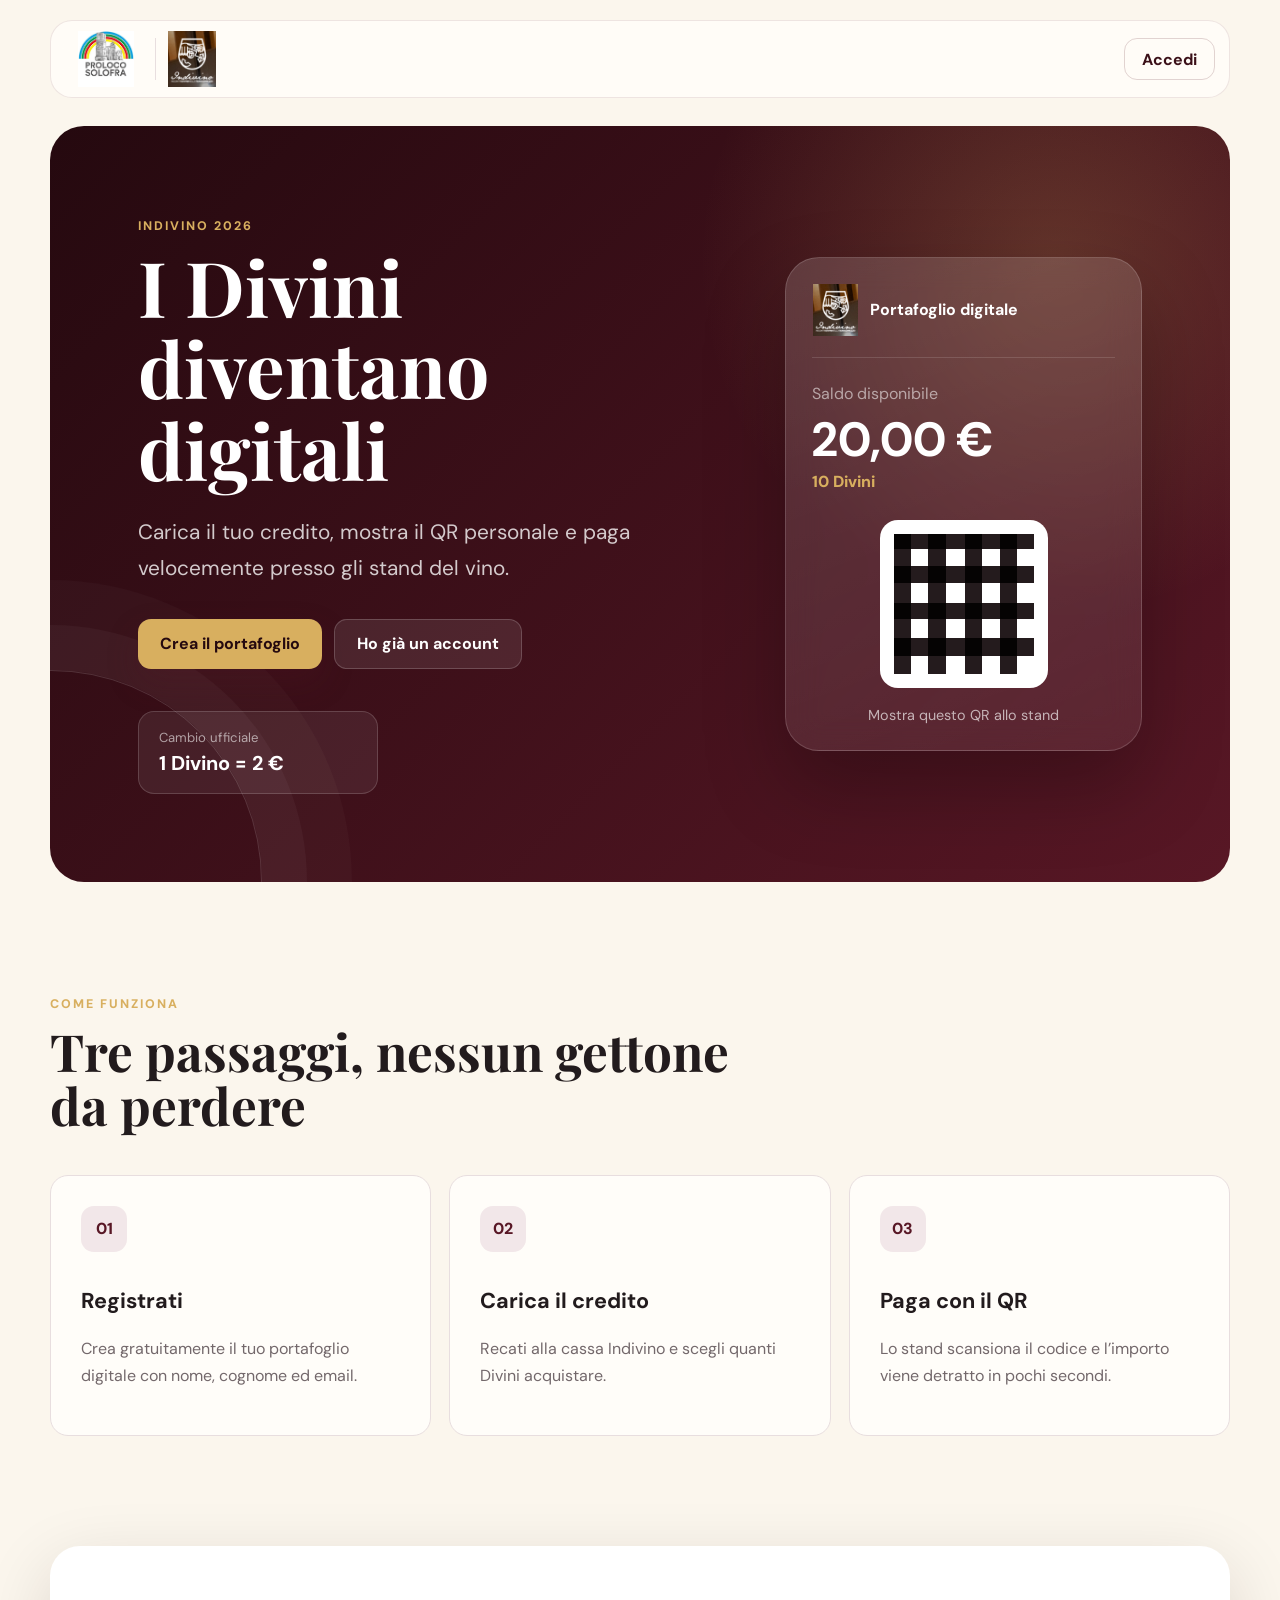
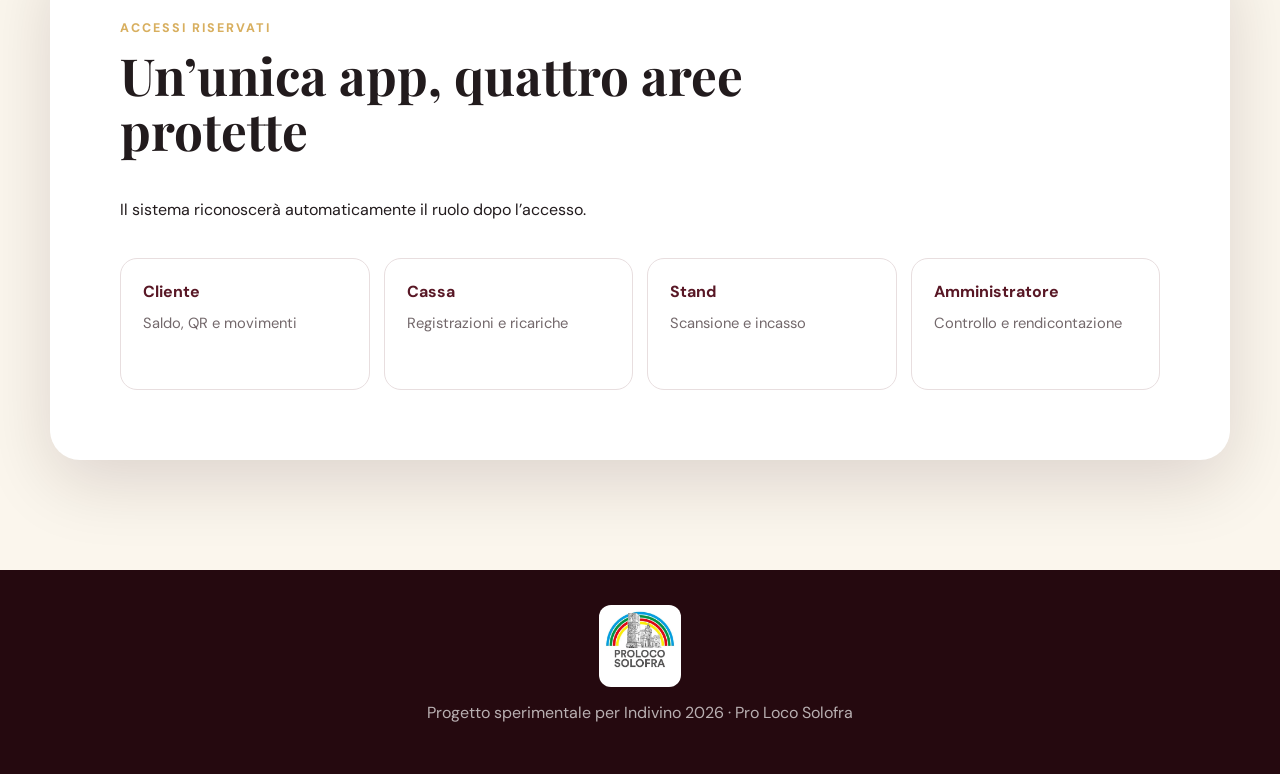
<file: index.html>
<!doctype html>
<html lang="it">
<head>
  <meta charset="utf-8">
  <meta name="viewport" content="width=device-width, initial-scale=1">
  <meta name="theme-color" content="#3b1018">
  <meta name="description" content="I Divini Digitali - il portafoglio elettronico ufficiale di Indivino 2026">
  <link rel="manifest" href="manifest.json">
  <link rel="icon" href="images/icon-192.png">
  <link rel="stylesheet" href="css/style.css">
  <title>I Divini Digitali | Indivino 2026</title>
</head>
<body>
  <header class="site-header">
    <a class="brand" href="/" aria-label="Torna alla pagina iniziale">
      <img class="brand-logo brand-logo--proloco" src="images/logo-proloco-solofra.png" alt="Pro Loco Solofra">
      <span class="brand-divider" aria-hidden="true"></span>
      <img class="brand-logo brand-logo--indivino" src="images/logo-indivino-2026.png" alt="Indivino 2026">
    </a>
    <a class="button button--ghost button--small" href="/login">Accedi</a>
  </header>

  <main>
    <section class="hero">
      <div class="hero__content">
        <span class="eyebrow">Indivino 2026</span>
        <h1>I Divini diventano digitali</h1>
        <p class="hero__lead">
          Carica il tuo credito, mostra il QR personale e paga velocemente
          presso gli stand del vino.
        </p>
        <div class="hero__actions">
          <a class="button button--primary" href="/registrazione">Crea il portafoglio</a>
          <a class="button button--secondary" href="/login">Ho già un account</a>
        </div>
        <div class="conversion-card" aria-label="Valore del Divino">
          <span class="conversion-card__label">Cambio ufficiale</span>
          <strong>1 Divino = 2 €</strong>
        </div>
      </div>

      <div class="phone-preview" aria-label="Anteprima del portafoglio digitale">
        <div class="phone-preview__top">
          <img src="images/logo-indivino-2026.png" alt="">
          <span>Portafoglio digitale</span>
        </div>
        <p class="muted">Saldo disponibile</p>
        <strong class="wallet-amount">20,00 €</strong>
        <span class="wallet-divini">10 Divini</span>
        <div class="qr-placeholder" aria-label="QR dimostrativo">
          <div class="qr-grid"></div>
        </div>
        <p class="phone-preview__hint">Mostra questo QR allo stand</p>
      </div>
    </section>

    <section class="features section">
      <div>
        <span class="eyebrow">Come funziona</span>
        <h2>Tre passaggi, nessun gettone da perdere</h2>
      </div>
      <div class="feature-grid">
        <article class="feature-card">
          <span class="feature-number">01</span>
          <h3>Registrati</h3>
          <p>Crea gratuitamente il tuo portafoglio digitale con nome, cognome ed email.</p>
        </article>
        <article class="feature-card">
          <span class="feature-number">02</span>
          <h3>Carica il credito</h3>
          <p>Recati alla cassa Indivino e scegli quanti Divini acquistare.</p>
        </article>
        <article class="feature-card">
          <span class="feature-number">03</span>
          <h3>Paga con il QR</h3>
          <p>Lo stand scansiona il codice e l’importo viene detratto in pochi secondi.</p>
        </article>
      </div>
    </section>

    <section class="role-section section">
      <div class="role-section__intro">
        <span class="eyebrow">Accessi riservati</span>
        <h2>Un’unica app, quattro aree protette</h2>
        <p>Il sistema riconoscerà automaticamente il ruolo dopo l’accesso.</p>
      </div>
      <div class="role-grid">
        <article><strong>Cliente</strong><span>Saldo, QR e movimenti</span></article>
        <article><strong>Cassa</strong><span>Registrazioni e ricariche</span></article>
        <article><strong>Stand</strong><span>Scansione e incasso</span></article>
        <article><strong>Amministratore</strong><span>Controllo e rendicontazione</span></article>
      </div>
    </section>
  </main>

  <footer>
    <img src="images/logo-proloco-solofra.png" alt="Pro Loco Solofra">
    <p>Progetto sperimentale per Indivino 2026 · Pro Loco Solofra</p>
  </footer>

  <script src="js/app.js"></script>
</body>
</html>
</file>
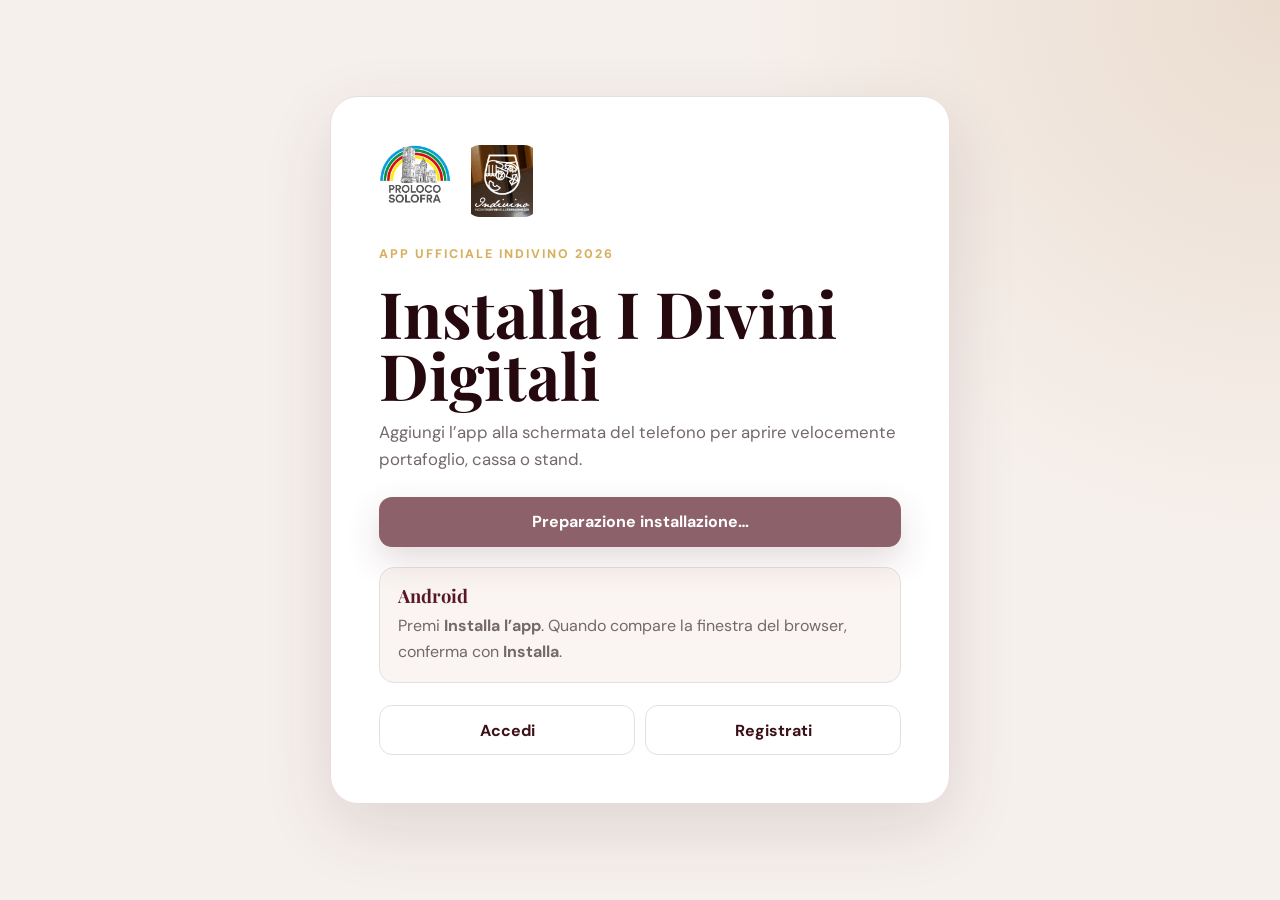
<file: installa.html>
<!doctype html>
<html lang="it">
<head>
  <meta charset="utf-8">
  <meta name="viewport" content="width=device-width, initial-scale=1">
  <meta name="theme-color" content="#3b1018">
  <meta name="description" content="Installa I Divini Digitali di Indivino 2026">
  <link rel="manifest" href="/manifest.json">
  <link rel="icon" href="/images/icon-192.png">
  <link rel="apple-touch-icon" href="/images/icon-192.png">
  <link rel="stylesheet" href="/css/style.css">
  <title>Installa I Divini Digitali</title>
</head>
<body class="install-page">
  <main class="install-shell">
    <section class="install-card">
      <div class="install-logos">
        <img src="/images/logo-proloco-solofra.png" alt="Pro Loco Solofra">
        <img src="/images/logo-indivino-2026.png" alt="Indivino 2026">
      </div>

      <span class="eyebrow">App ufficiale Indivino 2026</span>
      <h1>Installa I Divini Digitali</h1>
      <p class="install-lead">
        Aggiungi l’app alla schermata del telefono per aprire velocemente portafoglio, cassa o stand.
      </p>

      <button class="button button--primary button--full" id="install-app-button" type="button">
        Installa l’app
      </button>

      <div id="install-status" class="form-message" aria-live="polite"></div>

      <section class="install-instructions" id="android-instructions">
        <h2>Android</h2>
        <p>
          Premi <strong>Installa l’app</strong>. Quando compare la finestra del browser, conferma con <strong>Installa</strong>.
        </p>
      </section>

      <section class="install-instructions is-hidden" id="ios-instructions">
        <h2>iPhone e iPad</h2>
        <ol>
          <li>Apri questa pagina in Safari.</li>
          <li>Premi il pulsante <strong>Condividi</strong>.</li>
          <li>Scegli <strong>Aggiungi alla schermata Home</strong>.</li>
          <li>Conferma con <strong>Aggiungi</strong>.</li>
        </ol>
      </section>

      <section class="install-instructions is-hidden" id="manual-instructions">
        <h2>Installazione dal menu</h2>
        <p>
          Apri il menu del browser e scegli <strong>Installa app</strong> oppure <strong>Aggiungi a schermata Home</strong>.
        </p>
      </section>

      <div class="install-actions">
        <a class="button button--secondary" href="/login">Accedi</a>
        <a class="button button--secondary" href="/registrazione">Registrati</a>
      </div>
    </section>
  </main>

  <script src="/js/app.js"></script>
  <script src="/js/install.js"></script>
</body>
</html>
</file>
<file: css/style.css>
@import url('https://fonts.googleapis.com/css2?family=DM+Sans:wght@400;500;600;700&family=Playfair+Display:wght@700&display=swap');

:root {
  --wine-950: #25090f;
  --wine-900: #3b1018;
  --wine-800: #581725;
  --wine-700: #762339;
  --gold: #d8af5f;
  --cream: #fbf6ed;
  --paper: #fffdf9;
  --ink: #221b1d;
  --muted: #73686b;
  --line: #e8dedf;
  --success: #16744b;
  --shadow: 0 22px 70px rgba(37, 9, 15, .14);
  --radius-lg: 28px;
  --radius-md: 18px;
}

* { box-sizing: border-box; }

html { scroll-behavior: smooth; }

body {
  margin: 0;
  min-height: 100vh;
  color: var(--ink);
  background: var(--cream);
  font-family: "DM Sans", system-ui, sans-serif;
}

a { color: inherit; }

img { display: block; max-width: 100%; }

h1, h2, h3, p { margin-top: 0; }

h1, h2 {
  font-family: "Playfair Display", Georgia, serif;
  line-height: 1.06;
}

h1 { font-size: clamp(2.5rem, 6vw, 5.6rem); margin-bottom: 24px; }

h2 { font-size: clamp(2rem, 4vw, 3.5rem); }

button, input { font: inherit; }

.site-header {
  width: min(1180px, calc(100% - 32px));
  margin: 20px auto 0;
  min-height: 76px;
  display: flex;
  align-items: center;
  justify-content: space-between;
  padding: 10px 14px 10px 18px;
  background: rgba(255, 253, 249, .88);
  border: 1px solid rgba(88, 23, 37, .1);
  border-radius: 22px;
  backdrop-filter: blur(14px);
  position: relative;
  z-index: 5;
}

.brand {
  display: flex;
  align-items: center;
  gap: 12px;
  text-decoration: none;
}

.brand-logo--proloco { width: 74px; height: 56px; object-fit: contain; }
.brand-logo--indivino { width: 48px; height: 56px; object-fit: contain; }
.brand-divider { width: 1px; height: 42px; background: var(--line); }

.button {
  border: 0;
  border-radius: 13px;
  min-height: 50px;
  padding: 0 22px;
  display: inline-flex;
  align-items: center;
  justify-content: center;
  gap: 8px;
  font-weight: 700;
  text-decoration: none;
  cursor: pointer;
  transition: transform .18s ease, box-shadow .18s ease, background .18s ease;
}

.button:hover { transform: translateY(-2px); }

.button--primary {
  color: white;
  background: var(--wine-800);
  box-shadow: 0 14px 32px rgba(88, 23, 37, .22);
}

.button--primary:hover { background: var(--wine-700); }

.button--secondary {
  color: var(--wine-900);
  background: white;
  border: 1px solid var(--line);
}

.button--ghost {
  color: var(--wine-900);
  background: transparent;
  border: 1px solid rgba(88, 23, 37, .18);
}

.button--small { min-height: 42px; padding: 0 17px; }
.button--full { width: 100%; }

.hero {
  width: min(1180px, calc(100% - 32px));
  margin: 28px auto 0;
  min-height: 720px;
  padding: clamp(36px, 7vw, 88px);
  border-radius: 34px;
  color: white;
  background:
    radial-gradient(circle at 85% 18%, rgba(216,175,95,.22), transparent 30%),
    linear-gradient(135deg, var(--wine-950), var(--wine-800));
  display: grid;
  grid-template-columns: minmax(0, 1.15fr) minmax(310px, .75fr);
  align-items: center;
  gap: clamp(40px, 8vw, 100px);
  overflow: hidden;
  position: relative;
}

.hero::before {
  content: "";
  position: absolute;
  width: 420px;
  height: 420px;
  left: -210px;
  bottom: -210px;
  border: 1px solid rgba(255,255,255,.15);
  border-radius: 50%;
  box-shadow: 0 0 0 45px rgba(255,255,255,.035), 0 0 0 90px rgba(255,255,255,.025);
}

.hero__content { position: relative; z-index: 1; }

.hero__lead {
  max-width: 650px;
  color: rgba(255,255,255,.78);
  font-size: clamp(1.05rem, 2vw, 1.3rem);
  line-height: 1.7;
}

.eyebrow {
  display: inline-block;
  margin-bottom: 12px;
  color: var(--gold);
  font-size: .78rem;
  font-weight: 800;
  letter-spacing: .16em;
  text-transform: uppercase;
}

.hero__actions {
  display: flex;
  gap: 12px;
  flex-wrap: wrap;
  margin-top: 34px;
}

.hero .button--primary { background: var(--gold); color: var(--wine-950); }
.hero .button--secondary { background: rgba(255,255,255,.09); color: white; border-color: rgba(255,255,255,.18); }

.conversion-card {
  margin-top: 42px;
  width: fit-content;
  min-width: 240px;
  padding: 17px 20px;
  border: 1px solid rgba(255,255,255,.16);
  border-radius: 16px;
  background: rgba(255,255,255,.07);
}

.conversion-card__label {
  display: block;
  margin-bottom: 4px;
  color: rgba(255,255,255,.58);
  font-size: .82rem;
}

.conversion-card strong { font-size: 1.25rem; }

.phone-preview {
  width: min(360px, 100%);
  justify-self: end;
  padding: 26px;
  border: 1px solid rgba(255,255,255,.16);
  border-radius: 34px;
  background: linear-gradient(160deg, rgba(255,255,255,.15), rgba(255,255,255,.07));
  box-shadow: 0 35px 80px rgba(0,0,0,.26);
  backdrop-filter: blur(16px);
}

.phone-preview__top {
  display: flex;
  align-items: center;
  gap: 12px;
  padding-bottom: 21px;
  margin-bottom: 25px;
  border-bottom: 1px solid rgba(255,255,255,.13);
}

.phone-preview__top img { width: 46px; height: 52px; object-fit: contain; }
.phone-preview__top span { font-weight: 700; }
.muted { color: rgba(255,255,255,.55); margin-bottom: 4px; }
.wallet-amount { display: block; font-size: 3rem; }
.wallet-divini { color: var(--gold); font-weight: 800; }

.qr-placeholder {
  width: 168px;
  height: 168px;
  margin: 28px auto 18px;
  padding: 14px;
  border-radius: 18px;
  background: white;
}

.qr-grid {
  width: 100%;
  height: 100%;
  background:
    linear-gradient(90deg, #241b1d 12%, transparent 12% 24%, #241b1d 24% 37%, transparent 37% 51%, #241b1d 51% 63%, transparent 63% 76%, #241b1d 76% 88%, transparent 88%),
    linear-gradient(#241b1d 11%, transparent 11% 23%, #241b1d 23% 35%, transparent 35% 49%, #241b1d 49% 61%, transparent 61% 74%, #241b1d 74% 87%, transparent 87%);
  background-blend-mode: multiply;
}

.phone-preview__hint { margin: 0; text-align: center; color: rgba(255,255,255,.65); font-size: .9rem; }

.section {
  width: min(1180px, calc(100% - 32px));
  margin: 110px auto;
}

.features > div:first-child { max-width: 730px; }

.feature-grid {
  display: grid;
  grid-template-columns: repeat(3, 1fr);
  gap: 18px;
  margin-top: 40px;
}

.feature-card {
  min-height: 260px;
  padding: 30px;
  background: var(--paper);
  border: 1px solid var(--line);
  border-radius: var(--radius-md);
}

.feature-number {
  display: inline-flex;
  width: 46px;
  height: 46px;
  align-items: center;
  justify-content: center;
  margin-bottom: 35px;
  color: var(--wine-800);
  background: #f2e7e9;
  border-radius: 13px;
  font-weight: 800;
}

.feature-card h3 { font-size: 1.35rem; }
.feature-card p { color: var(--muted); line-height: 1.65; }

.role-section {
  padding: clamp(30px, 6vw, 70px);
  border-radius: 30px;
  background: white;
  box-shadow: var(--shadow);
}

.role-section__intro { max-width: 650px; }

.role-grid {
  display: grid;
  grid-template-columns: repeat(4, 1fr);
  gap: 14px;
  margin-top: 38px;
}

.role-grid article {
  min-height: 132px;
  padding: 22px;
  border: 1px solid var(--line);
  border-radius: 17px;
}

.role-grid strong { display: block; margin-bottom: 10px; color: var(--wine-800); }
.role-grid span { color: var(--muted); font-size: .92rem; }

footer {
  min-height: 180px;
  margin-top: 100px;
  padding: 35px 20px;
  color: rgba(255,255,255,.68);
  background: var(--wine-950);
  display: flex;
  flex-direction: column;
  align-items: center;
  justify-content: center;
  text-align: center;
}

footer img {
  width: 82px;
  margin-bottom: 15px;
  background: white;
  border-radius: 12px;
  padding: 6px;
}

/* Auth */
.auth-page { background: var(--wine-950); }

.auth-layout {
  min-height: 100vh;
  display: grid;
  grid-template-columns: .9fr 1.1fr;
}

.auth-brand {
  padding: clamp(28px, 6vw, 80px);
  color: white;
  background:
    radial-gradient(circle at 20% 80%, rgba(216,175,95,.20), transparent 30%),
    var(--wine-950);
  display: flex;
  flex-direction: column;
  justify-content: center;
}

.auth-brand h1 { font-size: clamp(2.6rem, 5vw, 4.8rem); }
.auth-brand p { max-width: 520px; color: rgba(255,255,255,.65); font-size: 1.1rem; line-height: 1.65; }

.auth-logos {
  display: flex;
  align-items: center;
  gap: 22px;
  margin: 60px 0;
}

.auth-logos img:first-child {
  width: 140px;
  padding: 8px;
  border-radius: 12px;
  background: white;
}

.auth-logos img:last-child { width: 84px; }

.back-link {
  position: absolute;
  top: 30px;
  color: rgba(255,255,255,.72);
  text-decoration: none;
}

.auth-card {
  padding: clamp(24px, 6vw, 80px);
  background: var(--cream);
  display: flex;
  align-items: center;
  justify-content: center;
}

.auth-card form {
  width: min(520px, 100%);
  padding: clamp(25px, 5vw, 48px);
  background: white;
  border: 1px solid var(--line);
  border-radius: var(--radius-lg);
  box-shadow: var(--shadow);
}

.form-heading { margin-bottom: 30px; }
.form-heading h2 { margin-bottom: 8px; font-size: 2.3rem; }
.form-heading p { margin-bottom: 0; color: var(--muted); }

label {
  display: block;
  margin: 18px 0 8px;
  font-size: .9rem;
  font-weight: 800;
}

input[type="text"],
input[type="email"],
input[type="password"] {
  width: 100%;
  height: 54px;
  padding: 0 15px;
  color: var(--ink);
  background: #fff;
  border: 1px solid #d9cdcf;
  border-radius: 12px;
  outline: none;
}

input:focus {
  border-color: var(--wine-700);
  box-shadow: 0 0 0 4px rgba(118,35,57,.09);
}

.password-field { position: relative; }
.password-field input { padding-right: 82px; }

.password-toggle {
  position: absolute;
  right: 8px;
  top: 8px;
  height: 38px;
  color: var(--wine-800);
  background: transparent;
  border: 0;
  font-weight: 800;
  cursor: pointer;
}

.form-row {
  display: grid;
  grid-template-columns: 1fr 1fr;
  gap: 13px;
}

.field-help { margin: 7px 0 0; color: var(--muted); font-size: .82rem; }

.check-row {
  display: flex;
  gap: 10px;
  align-items: flex-start;
  margin: 24px 0;
  font-weight: 500;
  line-height: 1.45;
}

.check-row input { margin-top: 4px; accent-color: var(--wine-700); }

.form-message {
  display: none;
  margin: 16px 0;
  padding: 12px 14px;
  border-radius: 10px;
  font-size: .9rem;
}

.form-message.is-visible { display: block; }
.form-message.is-error { color: #8e1f2e; background: #fdecef; }
.form-message.is-info { color: #4f421d; background: #fff6d8; }

.auth-switch { margin: 22px 0 0; text-align: center; color: var(--muted); }
.auth-switch a { color: var(--wine-700); font-weight: 800; }

/* Dashboard */
.dashboard-page { background: #f5efeb; }

.dashboard-header {
  min-height: 74px;
  padding: 10px max(18px, calc((100vw - 1120px)/2));
  background: var(--wine-950);
  display: flex;
  align-items: center;
  justify-content: space-between;
}

.dashboard-brand {
  display: flex;
  align-items: center;
  gap: 12px;
  color: white;
  text-decoration: none;
  font-weight: 800;
}

.dashboard-brand img { width: 48px; height: 52px; object-fit: contain; }
.dashboard-header .button--ghost { color: white; border-color: rgba(255,255,255,.25); }

.dashboard-shell {
  width: min(1120px, calc(100% - 32px));
  margin: 45px auto 80px;
}

.welcome-row {
  display: flex;
  align-items: flex-end;
  justify-content: space-between;
  margin-bottom: 30px;
}

.welcome-row h1 { margin: 0; font-size: clamp(2.5rem, 5vw, 4rem); }

.status-badge, .demo-chip {
  padding: 8px 12px;
  color: var(--success);
  background: #e8f6ef;
  border-radius: 999px;
  font-size: .8rem;
  font-weight: 800;
}

.wallet-card {
  min-height: 250px;
  padding: clamp(26px, 5vw, 52px);
  color: white;
  background:
    radial-gradient(circle at 85% 25%, rgba(216,175,95,.28), transparent 31%),
    linear-gradient(135deg, var(--wine-950), var(--wine-700));
  border-radius: 29px;
  box-shadow: var(--shadow);
  display: flex;
  align-items: center;
  justify-content: space-between;
  overflow: hidden;
}

.wallet-card p { margin-bottom: 4px; color: rgba(255,255,255,.62); }
.wallet-card strong { display: block; font-size: clamp(3rem, 7vw, 5rem); line-height: 1; }
.wallet-card span { display: inline-block; margin-top: 15px; color: var(--gold); font-size: 1.2rem; font-weight: 800; }
.wallet-card__logo img { width: 118px; filter: drop-shadow(0 15px 22px rgba(0,0,0,.2)); }

.dashboard-grid {
  margin-top: 24px;
  display: grid;
  grid-template-columns: .82fr 1.18fr;
  gap: 24px;
}

.panel {
  padding: 28px;
  background: white;
  border: 1px solid var(--line);
  border-radius: 22px;
}

.panel-heading {
  display: flex;
  align-items: flex-start;
  justify-content: space-between;
  gap: 12px;
}

.panel-heading h2 { margin-bottom: 0; font-size: 2rem; }

.qr-placeholder--large { width: 210px; height: 210px; border: 1px solid var(--line); }
.qr-panel > p { color: var(--muted); line-height: 1.55; text-align: center; }

.movement-list { margin-top: 24px; }

.movement {
  padding: 18px 0;
  border-bottom: 1px solid var(--line);
  display: flex;
  align-items: center;
  justify-content: space-between;
  gap: 16px;
}

.movement:last-child { border-bottom: 0; }
.movement strong, .movement span { display: block; }
.movement span { margin-top: 4px; color: var(--muted); font-size: .84rem; }
.movement b { white-space: nowrap; }
.movement .positive { color: var(--success); }

.demo-notice {
  margin-top: 24px;
  padding: 17px 20px;
  color: #5f4f1c;
  background: #fff4cf;
  border: 1px solid #efdfa7;
  border-radius: 15px;
  line-height: 1.5;
}

@media (max-width: 900px) {
  .hero { grid-template-columns: 1fr; min-height: auto; }
  .phone-preview { justify-self: start; }
  .feature-grid, .role-grid { grid-template-columns: 1fr 1fr; }
  .auth-layout { grid-template-columns: 1fr; }
  .auth-brand { min-height: 500px; }
  .auth-card { min-height: 650px; }
  .dashboard-grid { grid-template-columns: 1fr; }
}

@media (max-width: 600px) {
  .site-header { min-height: 68px; }
  .brand-logo--proloco { width: 58px; height: 46px; }
  .brand-logo--indivino { width: 39px; height: 46px; }
  .site-header .button { min-height: 39px; padding: 0 13px; }

  .hero { padding: 38px 24px; border-radius: 25px; }
  .hero__actions { flex-direction: column; }
  .hero__actions .button { width: 100%; }
  .phone-preview { padding: 22px; border-radius: 25px; }

  .section { margin-top: 75px; margin-bottom: 75px; }
  .feature-grid, .role-grid { grid-template-columns: 1fr; }
  .role-section { padding: 30px 22px; }

  .auth-brand { min-height: 440px; padding-top: 90px; }
  .auth-logos { margin: 28px 0 45px; }
  .auth-logos img:first-child { width: 105px; }
  .auth-logos img:last-child { width: 66px; }
  .auth-card { padding: 22px 16px; }
  .auth-card form { padding: 28px 20px; }
  .form-row { grid-template-columns: 1fr; gap: 0; }

  .welcome-row { align-items: flex-start; flex-direction: column; gap: 18px; }
  .wallet-card { align-items: flex-start; }
  .wallet-card__logo img { width: 75px; }
  .panel { padding: 23px 18px; }
}


/* Step 2: autenticazione e portafoglio reale */
button:disabled {
  cursor: wait;
  opacity: .68;
  transform: none !important;
}

.form-message.is-success {
  color: #155b3d;
  background: #e7f6ee;
  border: 1px solid #b9e2cc;
}

.demo-notice--error {
  color: #8e1f2e;
  background: #fdecef;
  border-color: #f1bdc5;
}

.status-badge--blocked {
  color: #8e1f2e;
  background: #fdecef;
}

.secure-chip {
  padding: 8px 12px;
  color: var(--wine-800);
  background: #f2e7e9;
  border-radius: 999px;
  font-size: .8rem;
  font-weight: 800;
}

.qr-live {
  display: flex;
  align-items: center;
  justify-content: center;
}

.qr-live img,
.qr-live canvas {
  max-width: 100%;
  height: auto !important;
}

.token-details {
  margin-top: 18px;
  padding: 12px 14px;
  color: var(--muted);
  background: #faf6f3;
  border: 1px solid var(--line);
  border-radius: 12px;
  font-size: .82rem;
}

.token-details summary {
  cursor: pointer;
  font-weight: 700;
}

.token-details code {
  display: block;
  margin-top: 10px;
  overflow-wrap: anywhere;
  color: var(--wine-800);
}

.empty-state {
  min-height: 120px;
  padding: 24px;
  color: var(--muted);
  background: #faf7f5;
  border: 1px dashed #d8ccce;
  border-radius: 14px;
  display: flex;
  flex-direction: column;
  align-items: center;
  justify-content: center;
  gap: 7px;
  text-align: center;
}

.empty-state strong {
  color: var(--ink);
}


/* ============================================================
   STEP 3 — AREA CASSA
   ============================================================ */

.is-hidden {
  display: none !important;
}

.cashier-header-actions {
  display: flex;
  align-items: center;
  gap: 14px;
}

.operator-label {
  color: rgba(255,255,255,.72);
  font-size: .9rem;
}

.operator-label strong {
  color: white;
}

.cashier-welcome p {
  margin: 8px 0 0;
  color: var(--muted);
}

.cashier-summary {
  display: grid;
  grid-template-columns: repeat(4, 1fr);
  gap: 16px;
  margin-bottom: 24px;
}

.summary-card {
  min-height: 126px;
  padding: 22px;
  background: white;
  border: 1px solid var(--line);
  border-radius: 19px;
  display: flex;
  flex-direction: column;
  justify-content: space-between;
}

.summary-card span {
  color: var(--muted);
  font-size: .9rem;
}

.summary-card strong {
  color: var(--wine-800);
  font-size: clamp(1.7rem, 4vw, 2.4rem);
}

.cashier-layout {
  display: grid;
  grid-template-columns: minmax(0, 1.5fr) minmax(300px, .7fr);
  gap: 24px;
  align-items: start;
}

.cashier-main,
.cashier-side {
  display: grid;
  gap: 24px;
}

.finder-tabs {
  display: grid;
  grid-template-columns: 1fr 1fr;
  gap: 8px;
  margin: 24px 0;
  padding: 5px;
  background: #f3ece9;
  border-radius: 14px;
}

.finder-tab {
  min-height: 46px;
  padding: 0 14px;
  color: var(--muted);
  background: transparent;
  border: 0;
  border-radius: 10px;
  font-weight: 800;
  cursor: pointer;
}

.finder-tab.is-active {
  color: var(--wine-900);
  background: white;
  box-shadow: 0 7px 18px rgba(37,9,15,.08);
}

.scanner-frame {
  min-height: 330px;
  border: 1px dashed #cfbec1;
  border-radius: 18px;
  background: #faf7f5;
  overflow: hidden;
  position: relative;
  display: grid;
  place-items: center;
}

#qr-reader {
  width: 100%;
}

#qr-reader video {
  object-fit: cover;
}

#qr-reader__dashboard_section_csr button,
#qr-reader__dashboard_section_swaplink {
  font: inherit !important;
}

.scanner-placeholder {
  position: absolute;
  inset: 0;
  padding: 32px;
  color: var(--muted);
  display: flex;
  flex-direction: column;
  align-items: center;
  justify-content: center;
  gap: 9px;
  text-align: center;
  pointer-events: none;
}

.scanner-placeholder strong {
  color: var(--ink);
}

.scanner-actions {
  margin-top: 16px;
  display: flex;
  gap: 10px;
  flex-wrap: wrap;
}

.search-form label {
  margin-top: 0;
}

.search-control {
  display: grid;
  grid-template-columns: 1fr auto;
  gap: 10px;
}

.search-control input {
  min-width: 0;
}

.customer-results {
  display: grid;
  gap: 10px;
  margin-top: 20px;
}

.customer-result {
  width: 100%;
  padding: 14px;
  color: var(--ink);
  background: white;
  border: 1px solid var(--line);
  border-radius: 15px;
  display: grid;
  grid-template-columns: auto minmax(0, 1fr) auto;
  align-items: center;
  gap: 13px;
  text-align: left;
  cursor: pointer;
  transition: border-color .18s ease, transform .18s ease, box-shadow .18s ease;
}

.customer-result:hover {
  border-color: var(--wine-700);
  transform: translateY(-1px);
  box-shadow: 0 10px 24px rgba(37,9,15,.08);
}

.customer-avatar {
  width: 46px;
  height: 46px;
  color: white;
  background: var(--wine-800);
  border-radius: 14px;
  display: grid;
  place-items: center;
  font-weight: 800;
}

.customer-result__identity,
.customer-result__balance {
  min-width: 0;
}

.customer-result__identity strong,
.customer-result__identity small,
.customer-result__balance strong,
.customer-result__balance small {
  display: block;
}

.customer-result__identity strong {
  overflow: hidden;
  text-overflow: ellipsis;
  white-space: nowrap;
}

.customer-result__identity small,
.customer-result__balance small {
  margin-top: 3px;
  color: var(--muted);
}

.customer-result__balance {
  text-align: right;
}

.selection-chip {
  padding: 8px 12px;
  color: var(--muted);
  background: #f2efed;
  border-radius: 999px;
  font-size: .8rem;
  font-weight: 800;
}

.selection-chip--blocked {
  color: #8e1f2e;
  background: #fdecef;
}

.selected-customer {
  margin: 24px 0;
  padding: 18px;
  background: linear-gradient(135deg, #fff, #faf4f1);
  border: 1px solid var(--line);
  border-radius: 18px;
  display: flex;
  align-items: center;
  justify-content: space-between;
  gap: 18px;
}

.selected-customer__identity {
  display: flex;
  align-items: center;
  gap: 13px;
  min-width: 0;
}

.selected-customer__identity strong,
.selected-customer__identity span {
  display: block;
}

.selected-customer__identity strong {
  font-size: 1.05rem;
}

.selected-customer__identity span {
  margin-top: 4px;
  color: var(--muted);
  overflow-wrap: anywhere;
}

.selected-customer__balance {
  text-align: right;
  white-space: nowrap;
}

.selected-customer__balance span,
.selected-customer__balance strong,
.selected-customer__balance b {
  display: block;
}

.selected-customer__balance span {
  color: var(--muted);
  font-size: .8rem;
}

.selected-customer__balance strong {
  margin-top: 3px;
  font-size: 1.65rem;
}

.selected-customer__balance b {
  margin-top: 3px;
  color: var(--gold);
}

.recharge-form fieldset {
  margin: 0;
  padding: 0;
  border: 0;
}

.recharge-form fieldset:disabled {
  opacity: .48;
}

.recharge-form legend {
  margin-bottom: 10px;
  font-weight: 800;
}

.quick-amounts {
  display: grid;
  grid-template-columns: repeat(5, 1fr);
  gap: 9px;
}

.amount-button {
  min-height: 50px;
  color: var(--wine-800);
  background: #f8efed;
  border: 1px solid #e5d5d8;
  border-radius: 12px;
  font-weight: 800;
  cursor: pointer;
}

.amount-button.is-active {
  color: white;
  background: var(--wine-800);
  border-color: var(--wine-800);
}

.money-input {
  position: relative;
}

.money-input span {
  position: absolute;
  left: 16px;
  top: 50%;
  color: var(--muted);
  transform: translateY(-50%);
}

.money-input input {
  padding-left: 38px;
}

.recharge-preview {
  margin: 18px 0;
  padding: 18px;
  color: white;
  background: linear-gradient(135deg, var(--wine-950), var(--wine-700));
  border-radius: 16px;
}

.recharge-preview span,
.recharge-preview strong,
.recharge-preview b {
  display: block;
}

.recharge-preview span {
  color: rgba(255,255,255,.62);
  font-size: .82rem;
}

.recharge-preview strong {
  margin-top: 4px;
  font-size: 2rem;
}

.recharge-preview b {
  margin-top: 3px;
  color: var(--gold);
}

.payment-methods {
  display: grid !important;
  grid-template-columns: 1fr 1fr;
  gap: 10px;
  margin: 20px 0 !important;
}

.payment-methods legend {
  grid-column: 1 / -1;
}

.payment-option {
  margin: 0;
  padding: 14px;
  border: 1px solid var(--line);
  border-radius: 13px;
  display: flex;
  align-items: center;
  gap: 10px;
  cursor: pointer;
}

.payment-option:has(input:checked) {
  border-color: var(--wine-700);
  background: #faf0f2;
}

.payment-option input {
  accent-color: var(--wine-700);
}

.payment-option strong,
.payment-option small {
  display: block;
}

.payment-option small {
  margin-top: 3px;
  color: var(--muted);
  font-weight: 500;
}

.recharge-submit {
  margin-top: 22px;
}

.receipt-panel {
  text-align: center;
  border-color: #bfe2ce;
}

.receipt-success-mark {
  width: 64px;
  height: 64px;
  margin: 20px auto;
  color: white;
  background: var(--success);
  border-radius: 50%;
  display: grid;
  place-items: center;
  font-size: 2rem;
  font-weight: 800;
}

.receipt-details {
  margin: 0 0 22px;
  text-align: left;
}

.receipt-details div {
  padding: 12px 0;
  border-bottom: 1px solid var(--line);
  display: flex;
  align-items: flex-start;
  justify-content: space-between;
  gap: 14px;
}

.receipt-details dt {
  color: var(--muted);
}

.receipt-details dd {
  margin: 0;
  max-width: 60%;
  text-align: right;
  font-weight: 800;
  overflow-wrap: anywhere;
}

.receipt-details code {
  font-size: .72rem;
}

.icon-button {
  width: 40px;
  height: 40px;
  color: var(--wine-800);
  background: #f3e9e7;
  border: 0;
  border-radius: 11px;
  font-size: 1.2rem;
  cursor: pointer;
}

.recent-recharges {
  margin-top: 18px;
}

.recent-recharge {
  padding: 14px 0;
  border-bottom: 1px solid var(--line);
  display: flex;
  align-items: center;
  justify-content: space-between;
  gap: 12px;
}

.recent-recharge:last-child {
  border-bottom: 0;
}

.recent-recharge strong,
.recent-recharge span {
  display: block;
}

.recent-recharge span {
  margin-top: 3px;
  color: var(--muted);
  font-size: .82rem;
}

.recent-recharge b {
  color: var(--success);
  white-space: nowrap;
}

@media (max-width: 980px) {
  .cashier-summary {
    grid-template-columns: 1fr 1fr;
  }

  .cashier-layout {
    grid-template-columns: 1fr;
  }

  .cashier-side {
    grid-template-columns: 1fr 1fr;
  }
}

@media (max-width: 650px) {
  .cashier-header-actions {
    gap: 8px;
  }

  .operator-label {
    display: none;
  }

  .cashier-summary {
    gap: 10px;
  }

  .summary-card {
    min-height: 105px;
    padding: 16px;
  }

  .cashier-side {
    grid-template-columns: 1fr;
  }

  .search-control {
    grid-template-columns: 1fr;
  }

  .quick-amounts {
    grid-template-columns: repeat(3, 1fr);
  }

  .selected-customer {
    align-items: flex-start;
    flex-direction: column;
  }

  .selected-customer__balance {
    width: 100%;
    padding-top: 14px;
    border-top: 1px solid var(--line);
    text-align: left;
  }

  .payment-methods {
    grid-template-columns: 1fr;
  }

  .customer-result {
    grid-template-columns: auto minmax(0, 1fr);
  }

  .customer-result__balance {
    grid-column: 2;
    text-align: left;
  }

  .scanner-frame {
    min-height: 285px;
  }
}


/* ============================================================
   STEP 4 — AREA STAND
   ============================================================ */

.stand-header-actions {
  display: flex;
  align-items: center;
  gap: 14px;
}

.stand-welcome p {
  margin: 8px 0 0;
  color: var(--muted);
}

.stand-summary {
  display: grid;
  grid-template-columns: repeat(4, 1fr);
  gap: 16px;
  margin-bottom: 24px;
}

.stand-layout {
  display: grid;
  grid-template-columns: minmax(0, 1.5fr) minmax(300px, .7fr);
  gap: 24px;
  align-items: start;
}

.stand-main,
.stand-side {
  display: grid;
  gap: 24px;
}

.stand-scanner-frame {
  margin-top: 24px;
}

.manual-code-box {
  margin-top: 18px;
  padding: 14px 16px;
  background: #faf6f3;
  border: 1px solid var(--line);
  border-radius: 14px;
}

.manual-code-box summary {
  color: var(--wine-800);
  font-weight: 800;
  cursor: pointer;
}

.manual-code-box form {
  margin-top: 16px;
}

.manual-code-box label {
  margin-top: 0;
}

.stand-selected-customer {
  margin: 24px 0;
  padding: 18px;
  background: linear-gradient(135deg, #fff, #faf4f1);
  border: 1px solid var(--line);
  border-radius: 18px;
  display: flex;
  align-items: center;
  justify-content: space-between;
  gap: 18px;
}

.stand-payment-form fieldset {
  margin: 0;
  padding: 0;
  border: 0;
}

.stand-payment-form fieldset:disabled {
  opacity: .48;
}

.stand-payment-form legend {
  margin-bottom: 10px;
  font-weight: 800;
}

.divini-buttons {
  display: grid;
  grid-template-columns: repeat(5, 1fr);
  gap: 9px;
}

.divini-button {
  min-height: 76px;
  padding: 10px;
  color: var(--wine-800);
  background: #f8efed;
  border: 1px solid #e5d5d8;
  border-radius: 13px;
  cursor: pointer;
}

.divini-button strong,
.divini-button span {
  display: block;
}

.divini-button strong {
  font-size: 1.6rem;
}

.divini-button span {
  margin-top: 2px;
  color: var(--muted);
  font-size: .82rem;
  font-weight: 700;
}

.divini-button.is-active {
  color: white;
  background: var(--wine-800);
  border-color: var(--wine-800);
}

.divini-button.is-active span {
  color: rgba(255,255,255,.72);
}

.divini-input {
  position: relative;
}

.divini-input input {
  padding-right: 78px;
}

.divini-input span {
  position: absolute;
  right: 15px;
  top: 50%;
  color: var(--muted);
  transform: translateY(-50%);
  pointer-events: none;
}

.stand-payment-preview {
  margin: 18px 0;
  padding: 18px;
  color: white;
  background: linear-gradient(135deg, var(--wine-950), var(--wine-700));
  border-radius: 16px;
  display: grid;
  grid-template-columns: 1fr 1fr;
  gap: 18px;
}

.stand-payment-preview > div:last-child {
  padding-left: 18px;
  border-left: 1px solid rgba(255,255,255,.18);
}

.stand-payment-preview span,
.stand-payment-preview strong,
.stand-payment-preview b {
  display: block;
}

.stand-payment-preview span {
  color: rgba(255,255,255,.62);
  font-size: .82rem;
}

.stand-payment-preview strong {
  margin-top: 4px;
  font-size: 2rem;
}

.stand-payment-preview b {
  margin-top: 3px;
  color: var(--gold);
}

.balance-warning {
  margin: 0 0 18px;
  padding: 13px 15px;
  color: #8e1f2e;
  background: #fdecef;
  border: 1px solid #f1bdc5;
  border-radius: 12px;
  font-weight: 700;
}

.stand-receipt-panel {
  text-align: center;
  border-color: #bfe2ce;
}

.payment-modal {
  position: fixed;
  inset: 0;
  z-index: 100;
  display: grid;
  place-items: center;
  padding: 18px;
}

.payment-modal__backdrop {
  position: absolute;
  inset: 0;
  background: rgba(21, 7, 10, .76);
  backdrop-filter: blur(5px);
}

.payment-modal__card {
  position: relative;
  width: min(520px, 100%);
  max-height: calc(100vh - 36px);
  padding: clamp(24px, 5vw, 38px);
  background: white;
  border-radius: 25px;
  box-shadow: 0 30px 100px rgba(0,0,0,.35);
  overflow-y: auto;
}

.payment-modal__card h2 {
  margin-bottom: 22px;
  font-size: clamp(2rem, 5vw, 2.8rem);
}

.modal-open {
  overflow: hidden;
}

.modal-customer {
  padding: 15px;
  background: #faf6f3;
  border: 1px solid var(--line);
  border-radius: 15px;
  display: flex;
  align-items: center;
  gap: 13px;
}

.modal-customer strong,
.modal-customer span {
  display: block;
}

.modal-customer span {
  margin-top: 3px;
  color: var(--muted);
}

.modal-amount {
  margin: 18px 0;
  padding: 20px;
  color: white;
  background: linear-gradient(135deg, var(--wine-950), var(--wine-700));
  border-radius: 17px;
  text-align: center;
}

.modal-amount span,
.modal-amount strong,
.modal-amount b {
  display: block;
}

.modal-amount span {
  color: rgba(255,255,255,.62);
}

.modal-amount strong {
  margin-top: 5px;
  font-size: 2.7rem;
}

.modal-amount b {
  color: var(--gold);
}

.modal-balances {
  margin: 0;
}

.modal-balances div {
  padding: 12px 0;
  border-bottom: 1px solid var(--line);
  display: flex;
  justify-content: space-between;
  gap: 15px;
}

.modal-balances dt {
  color: var(--muted);
}

.modal-balances dd {
  margin: 0;
  font-weight: 800;
}

.modal-warning {
  margin: 18px 0;
  padding: 13px 15px;
  color: #5f4f1c;
  background: #fff4cf;
  border: 1px solid #efdfa7;
  border-radius: 12px;
  line-height: 1.5;
}

.modal-actions {
  display: grid;
  grid-template-columns: 1fr 1.4fr;
  gap: 10px;
  margin-top: 20px;
}

@media (max-width: 980px) {
  .stand-summary {
    grid-template-columns: 1fr 1fr;
  }

  .stand-layout {
    grid-template-columns: 1fr;
  }

  .stand-side {
    grid-template-columns: 1fr 1fr;
  }
}

@media (max-width: 650px) {
  .stand-header-actions {
    gap: 8px;
  }

  .stand-header-actions .operator-label {
    display: none;
  }

  .stand-summary {
    gap: 10px;
  }

  .stand-side {
    grid-template-columns: 1fr;
  }

  .divini-buttons {
    grid-template-columns: repeat(3, 1fr);
  }

  .stand-selected-customer {
    align-items: flex-start;
    flex-direction: column;
  }

  .stand-selected-customer .selected-customer__balance {
    width: 100%;
    padding-top: 14px;
    border-top: 1px solid var(--line);
    text-align: left;
  }

  .stand-payment-preview {
    grid-template-columns: 1fr;
  }

  .stand-payment-preview > div:last-child {
    padding: 16px 0 0;
    border-top: 1px solid rgba(255,255,255,.18);
    border-left: 0;
  }

  .modal-actions {
    grid-template-columns: 1fr;
  }
}


/* ============================================================
   STEP 5 — AMMINISTRAZIONE CENTRALE
   ============================================================ */

.admin-header-actions {
  display: flex;
  align-items: center;
  gap: 10px;
}

.admin-welcome p {
  margin: 8px 0 0;
  color: var(--muted);
}

.admin-filter-panel {
  margin-bottom: 20px;
}

.admin-period-form {
  display: flex;
  align-items: end;
  gap: 12px;
  flex-wrap: wrap;
}

.admin-period-form > div {
  min-width: 170px;
  flex: 1 1 170px;
}

.admin-period-form label {
  margin-top: 0;
}

.admin-overview {
  display: grid;
  grid-template-columns: repeat(6, 1fr);
  gap: 14px;
  margin-bottom: 24px;
}

.admin-stat-card {
  min-height: 145px;
  padding: 20px;
  background: white;
  border: 1px solid var(--line);
  border-radius: 18px;
  display: flex;
  flex-direction: column;
  justify-content: space-between;
}

.admin-stat-card span {
  color: var(--muted);
  font-size: .86rem;
}

.admin-stat-card strong {
  margin: 10px 0 6px;
  color: var(--wine-800);
  font-size: clamp(1.5rem, 2.8vw, 2.25rem);
  line-height: 1;
}

.admin-stat-card small {
  color: var(--muted);
}

.admin-grid {
  display: grid;
  gap: 22px;
  margin-bottom: 22px;
}

.admin-grid--rankings {
  grid-template-columns: 1fr 1fr;
}

.admin-grid--activity {
  grid-template-columns: 1.35fr .65fr;
}

.admin-count-chip {
  padding: 8px 11px;
  color: var(--wine-800);
  background: #f5eae8;
  border-radius: 999px;
  font-size: .78rem;
  font-weight: 800;
}

.admin-table-wrap {
  width: 100%;
  margin-top: 18px;
  overflow-x: auto;
}

.admin-table {
  width: 100%;
  border-collapse: collapse;
  min-width: 700px;
}

.admin-table th,
.admin-table td {
  padding: 13px 12px;
  border-bottom: 1px solid var(--line);
  text-align: left;
  vertical-align: middle;
}

.admin-table th {
  color: var(--muted);
  font-size: .75rem;
  text-transform: uppercase;
  letter-spacing: .06em;
  white-space: nowrap;
}

.admin-table td {
  font-size: .9rem;
}

.admin-table td strong,
.admin-table td small {
  display: block;
}

.admin-table td small {
  margin-top: 3px;
  color: var(--muted);
}

.ranking-position {
  width: 25px;
  height: 25px;
  margin-right: 7px;
  color: var(--wine-800);
  background: #f4e9e7;
  border-radius: 8px;
  display: inline-grid;
  place-items: center;
  font-size: .75rem;
  font-weight: 800;
  vertical-align: middle;
}

.hourly-legend {
  margin: 18px 0 10px;
  display: flex;
  gap: 16px;
  color: var(--muted);
  font-size: .82rem;
}

.hourly-dot {
  width: 10px;
  height: 10px;
  margin-right: 5px;
  border-radius: 50%;
  display: inline-block;
}

.hourly-dot--loaded,
.hourly-bar--loaded {
  background: var(--wine-700);
}

.hourly-dot--spent,
.hourly-bar--spent {
  background: var(--gold);
}

.hourly-chart {
  height: 270px;
  padding: 20px 8px 0;
  border-top: 1px solid var(--line);
  display: grid;
  grid-template-columns: repeat(24, minmax(18px, 1fr));
  gap: 4px;
  align-items: end;
  overflow-x: auto;
}

.hourly-column {
  min-width: 18px;
  height: 100%;
  display: grid;
  grid-template-rows: 1fr auto;
  gap: 7px;
}

.hourly-bars {
  height: 100%;
  display: flex;
  align-items: end;
  justify-content: center;
  gap: 2px;
}

.hourly-bar {
  width: 42%;
  min-height: 2px;
  border-radius: 5px 5px 1px 1px;
}

.hourly-column small {
  color: var(--muted);
  font-size: .62rem;
  text-align: center;
}

.admin-balance-list {
  margin: 18px 0 0;
}

.admin-balance-list div {
  padding: 14px 0;
  border-bottom: 1px solid var(--line);
  display: flex;
  justify-content: space-between;
  gap: 14px;
}

.admin-balance-list dt {
  color: var(--muted);
}

.admin-balance-list dd {
  margin: 0;
  font-weight: 800;
  text-align: right;
}

.admin-balance-list__result {
  color: var(--wine-900);
  font-size: 1.08rem;
}

.admin-balance-list dd.is-alert {
  color: #a52232;
}

.admin-staff-panel,
.admin-transactions-panel {
  margin-bottom: 22px;
}

.admin-staff-heading {
  align-items: flex-start;
}

.admin-staff-heading p {
  max-width: 720px;
  margin: 7px 0 0;
  color: var(--muted);
}

.admin-staff-actions {
  display: flex;
  gap: 9px;
  flex-wrap: wrap;
  justify-content: flex-end;
}

.staff-summary {
  display: grid;
  grid-template-columns: repeat(4, 1fr);
  gap: 12px;
  margin: 22px 0;
}

.staff-summary article {
  padding: 16px;
  background: #faf6f3;
  border: 1px solid var(--line);
  border-radius: 14px;
}

.staff-summary span,
.staff-summary strong {
  display: block;
}

.staff-summary span {
  color: var(--muted);
  font-size: .8rem;
}

.staff-summary strong {
  margin-top: 5px;
  color: var(--wine-800);
  font-size: 1.45rem;
}

.role-chip,
.status-pill,
.transaction-chip {
  padding: 6px 9px;
  border-radius: 999px;
  display: inline-block;
  font-size: .72rem;
  font-weight: 800;
  white-space: nowrap;
}

.role-chip--admin {
  color: #fff;
  background: var(--wine-800);
}

.role-chip--cassa {
  color: #225475;
  background: #e5f2fa;
}

.role-chip--stand {
  color: #34683f;
  background: #e7f5e9;
}

.status-pill.is-active {
  color: #27623a;
  background: #e6f5eb;
}

.status-pill.is-disabled {
  color: #8e1f2e;
  background: #fdecef;
}

.transaction-chip--ricarica {
  color: #27623a;
  background: #e6f5eb;
}

.transaction-chip--pagamento {
  color: #7f5011;
  background: #fff1d7;
}

.transaction-chip--storno,
.transaction-chip--rettifica {
  color: #6a405e;
  background: #f2e8f0;
}

.staff-row-actions {
  display: flex;
  gap: 7px;
  flex-wrap: wrap;
}

.table-action {
  padding: 7px 9px;
  color: var(--wine-800);
  background: #f6eeec;
  border: 1px solid #e6d7d9;
  border-radius: 8px;
  font: inherit;
  font-size: .75rem;
  font-weight: 800;
  cursor: pointer;
}

.amount-positive {
  color: var(--success);
  font-weight: 800;
}

.amount-negative {
  color: #9a4d19;
  font-weight: 800;
}

.admin-credentials-card {
  width: min(720px, 100%);
}

.credentials-preview {
  max-height: 430px;
  margin-top: 18px;
  overflow-y: auto;
}

.credential-row {
  padding: 13px 0;
  border-bottom: 1px solid var(--line);
  display: flex;
  justify-content: space-between;
  gap: 18px;
}

.credential-row strong,
.credential-row span {
  display: block;
}

.credential-row span {
  margin-top: 3px;
  color: var(--muted);
}

.credential-row code {
  padding: 7px 9px;
  background: #f4efed;
  border-radius: 8px;
  align-self: center;
  font-size: .78rem;
}

@media (max-width: 1250px) {
  .admin-overview {
    grid-template-columns: repeat(3, 1fr);
  }

  .admin-grid--rankings,
  .admin-grid--activity {
    grid-template-columns: 1fr;
  }
}

@media (max-width: 760px) {
  .admin-header-actions .operator-label {
    display: none;
  }

  .admin-header-actions .button:first-child {
    display: inline-flex;
  }

  .dashboard-header {
    gap: 8px;
    padding-left: 12px;
    padding-right: 12px;
  }

  .admin-header-actions {
    gap: 6px;
    flex-shrink: 0;
  }

  .admin-header-actions .button {
    min-height: 44px;
    padding: 10px 12px;
    font-size: .82rem;
    white-space: nowrap;
  }

  .admin-overview {
    grid-template-columns: 1fr 1fr;
    gap: 10px;
  }

  .admin-stat-card {
    min-height: 125px;
    padding: 16px;
  }

  .admin-period-form {
    align-items: stretch;
    flex-direction: column;
  }

  .admin-period-form > div {
    width: 100%;
    flex-basis: auto;
  }

  .staff-summary {
    grid-template-columns: 1fr 1fr;
  }

  .admin-staff-heading {
    flex-direction: column;
  }

  .admin-staff-actions {
    width: 100%;
    justify-content: stretch;
  }

  .admin-staff-actions .button {
    flex: 1;
  }

  .credential-row {
    align-items: flex-start;
    flex-direction: column;
  }
}


/* ============================================================
   STEP 6 — POSTAZIONI, CLIENTI E BADGE
   ============================================================ */

.admin-section-nav {
  position: sticky;
  top: 74px;
  z-index: 20;
  margin-bottom: 20px;
  padding: 10px;
  background: rgba(249, 245, 242, .94);
  border: 1px solid var(--line);
  border-radius: 14px;
  backdrop-filter: blur(10px);
  display: flex;
  gap: 8px;
  overflow-x: auto;
}

.admin-section-nav a {
  padding: 9px 12px;
  color: var(--wine-800);
  background: white;
  border: 1px solid var(--line);
  border-radius: 10px;
  font-size: .82rem;
  font-weight: 800;
  text-decoration: none;
  white-space: nowrap;
}

.admin-positions-panel,
.admin-customers-panel {
  margin-bottom: 22px;
  scroll-margin-top: 150px;
}

.admin-positions-panel .panel-heading p,
.admin-customers-heading p {
  max-width: 850px;
  margin: 7px 0 0;
  color: var(--muted);
}

.position-filter-tabs {
  margin-top: 20px;
  display: flex;
  gap: 8px;
  flex-wrap: wrap;
}

.position-filter {
  padding: 9px 13px;
  color: var(--muted);
  background: #f7efed;
  border: 1px solid var(--line);
  border-radius: 999px;
  font: inherit;
  font-size: .8rem;
  font-weight: 800;
  cursor: pointer;
}

.position-filter.is-active {
  color: white;
  background: var(--wine-800);
  border-color: var(--wine-800);
}

.admin-customers-heading {
  align-items: flex-start;
}

.admin-customer-search {
  margin-top: 22px;
}

.admin-customer-search > label {
  margin-top: 0;
}

.admin-customers-table {
  min-width: 1120px;
}

.staff-progress {
  margin: 18px 0;
  padding: 15px;
  background: #faf5f2;
  border: 1px solid var(--line);
  border-radius: 14px;
}

.staff-progress > div {
  margin-bottom: 9px;
  display: flex;
  justify-content: space-between;
  gap: 12px;
}

.staff-progress progress {
  width: 100%;
  height: 13px;
  accent-color: var(--wine-800);
}

.admin-badge-card {
  width: min(620px, 100%);
}

.printable-badge {
  margin: 18px auto 24px;
  padding: 24px;
  border: 2px solid var(--wine-800);
  border-radius: 22px;
  text-align: center;
}

.printable-badge__header {
  display: flex;
  align-items: center;
  justify-content: center;
  gap: 12px;
}

.printable-badge__header img {
  width: 58px;
  height: 58px;
  object-fit: contain;
  border-radius: 10px;
}

.printable-badge__header strong,
.printable-badge__header span {
  display: block;
  text-align: left;
}

.printable-badge__header strong {
  color: var(--wine-800);
  font-size: 1.1rem;
}

.printable-badge__header span {
  margin-top: 3px;
  color: var(--gold);
  letter-spacing: .08em;
  text-transform: uppercase;
}

.printable-badge h3 {
  margin: 20px 0 14px;
  font-size: 1.7rem;
}

.badge-qr {
  width: 230px;
  min-height: 230px;
  margin: 0 auto 14px;
  padding: 5px;
  background: white;
  border: 1px solid var(--line);
  border-radius: 14px;
  display: grid;
  place-items: center;
}

.printable-badge > strong {
  display: block;
  color: var(--wine-800);
  font-size: 1.25rem;
  letter-spacing: .06em;
}

.printable-badge > small {
  max-width: 360px;
  margin: 14px auto 0;
  color: var(--muted);
  display: block;
  line-height: 1.5;
}

@media (max-width: 760px) {
  .admin-section-nav {
    top: 67px;
  }

  .admin-customers-heading {
    flex-direction: column;
  }

  .admin-customers-heading .button {
    width: 100%;
  }

  .admin-customer-search .search-control {
    grid-template-columns: 1fr;
  }

  .cashier-header-actions #back-to-admin {
    font-size: 0;
    min-width: 42px;
  }

  .cashier-header-actions #back-to-admin::after {
    content: "Admin";
    font-size: .78rem;
  }
}


/* ============================================================
   STEP 7 — RICARICA ONLINE STRIPE
   ============================================================ */

.stripe-recharge-panel {
  margin: 24px 0;
  border-color: #d9cad0;
}

.stripe-recharge-intro {
  max-width: 760px;
  margin: 16px 0 20px;
  color: var(--muted);
  line-height: 1.6;
}

.stripe-amounts {
  display: grid;
  grid-template-columns: repeat(4, 1fr);
  gap: 12px;
}

.stripe-amount-button {
  min-height: 92px;
  padding: 14px;
  color: var(--wine-800);
  background: #fbf5f3;
  border: 1px solid #e5d5d8;
  border-radius: 15px;
  cursor: pointer;
  transition:
    transform .18s ease,
    border-color .18s ease,
    background .18s ease;
}

.stripe-amount-button:hover {
  transform: translateY(-1px);
  border-color: var(--wine-700);
}

.stripe-amount-button strong,
.stripe-amount-button span {
  display: block;
}

.stripe-amount-button strong {
  font-size: 1.55rem;
}

.stripe-amount-button span {
  margin-top: 5px;
  color: var(--muted);
  font-weight: 700;
}

.stripe-amount-button.is-active {
  color: white;
  background: linear-gradient(135deg, var(--wine-950), var(--wine-700));
  border-color: var(--wine-800);
}

.stripe-amount-button.is-active span {
  color: var(--gold);
}

.stripe-recharge-summary {
  margin: 18px 0;
  padding: 17px;
  background: #f8f2ef;
  border: 1px solid var(--line);
  border-radius: 15px;
  display: grid;
  grid-template-columns: 1fr 1fr;
  gap: 16px;
}

.stripe-recharge-summary div:last-child {
  padding-left: 16px;
  border-left: 1px solid var(--line);
}

.stripe-recharge-summary span,
.stripe-recharge-summary strong {
  display: block;
}

.stripe-recharge-summary span {
  color: var(--muted);
  font-size: .82rem;
}

.stripe-recharge-summary strong {
  margin-top: 4px;
  color: var(--wine-800);
  font-size: 1.35rem;
}

.stripe-security-note {
  margin-top: 13px;
  text-align: center;
}

.admin-overview {
  grid-template-columns: repeat(7, 1fr);
}

@media (max-width: 1400px) {
  .admin-overview {
    grid-template-columns: repeat(4, 1fr);
  }
}

@media (max-width: 760px) {
  .stripe-amounts {
    grid-template-columns: 1fr 1fr;
  }

  .stripe-recharge-summary {
    grid-template-columns: 1fr;
  }

  .stripe-recharge-summary div:last-child {
    padding: 14px 0 0;
    border-top: 1px solid var(--line);
    border-left: 0;
  }

  .admin-overview {
    grid-template-columns: 1fr 1fr;
  }
}


@media (max-width: 470px) {
  .admin-page .dashboard-brand span {
    display: none;
  }

  .admin-page .dashboard-brand {
    gap: 0;
  }

  .admin-page .dashboard-brand img {
    width: 44px;
    height: 48px;
  }

  .admin-header-actions .button {
    padding-left: 11px;
    padding-right: 11px;
  }
}


/* ============================================================
   STEP 8 — CONTROLLI ECONOMICI
   ============================================================ */

.admin-overview {
  grid-template-columns: repeat(9, 1fr);
}

.cash-refundable {
  margin-top: 6px !important;
  color: #27623a !important;
  font-weight: 800;
}

.table-action:disabled {
  opacity: .45;
  cursor: not-allowed;
}

.table-action--danger {
  color: #8e1f2e;
  background: #fdecef;
  border-color: #efc4ca;
}

.free-ticket-presets {
  margin: 20px 0;
  display: grid;
  grid-template-columns: repeat(3, 1fr);
  gap: 10px;
}

.free-ticket-preset {
  min-height: 80px;
  padding: 13px;
  color: var(--wine-800);
  background: #faf3f1;
  border: 1px solid var(--line);
  border-radius: 14px;
  cursor: pointer;
}

.free-ticket-preset strong,
.free-ticket-preset span {
  display: block;
}

.free-ticket-preset strong {
  font-size: 1.05rem;
}

.free-ticket-preset span {
  margin-top: 4px;
  color: var(--muted);
  font-weight: 700;
}

.free-ticket-preset.is-active {
  color: white;
  background: linear-gradient(
    135deg,
    var(--wine-950),
    var(--wine-700)
  );
  border-color: var(--wine-800);
}

.free-ticket-preset.is-active span {
  color: var(--gold);
}

@media (max-width: 1500px) {
  .admin-overview {
    grid-template-columns: repeat(5, 1fr);
  }
}

@media (max-width: 900px) {
  .admin-overview {
    grid-template-columns: repeat(3, 1fr);
  }
}

@media (max-width: 620px) {
  .admin-overview {
    grid-template-columns: 1fr 1fr;
  }

  .free-ticket-presets {
    grid-template-columns: 1fr 1fr;
  }
}


/* ============================================================
   STEP 9 — ACCESSI DIRETTI E INSTALLAZIONE PWA
   ============================================================ */

.position-operator-box {
  margin-top: 20px;
  padding: 18px;
  background: #faf5f2;
  border: 1px solid var(--line);
  border-radius: 16px;
}

.position-operator-current {
  padding-bottom: 14px;
  border-bottom: 1px solid var(--line);
}

.position-operator-current span,
.position-operator-current strong,
.position-operator-current small {
  display: block;
}

.position-operator-current span {
  color: var(--muted);
  font-size: .8rem;
}

.position-operator-current strong {
  margin-top: 5px;
  color: var(--wine-800);
  font-size: 1.05rem;
}

.position-operator-current small {
  margin-top: 4px;
  color: var(--muted);
}

.position-create-toggle {
  margin-top: 15px;
}

.position-operator-fields {
  margin-top: 14px;
}

.access-code-field {
  display: grid;
  grid-template-columns: minmax(130px, 1fr) auto;
  align-items: center;
  border: 1px solid var(--line);
  border-radius: 12px;
  overflow: hidden;
  background: white;
}

.access-code-field input {
  margin: 0;
  border: 0;
  border-radius: 0;
}

.access-code-field span {
  padding: 0 12px;
  color: var(--muted);
  font-size: .8rem;
  white-space: nowrap;
}

.operator-replacement-warning {
  margin-top: 14px;
  padding: 12px;
  color: #704413;
  background: #fff4dc;
  border: 1px solid #f0d49b;
  border-radius: 11px;
  font-size: .8rem;
  line-height: 1.5;
}

.admin-install-panel {
  margin-bottom: 22px;
  scroll-margin-top: 150px;
}

.admin-install-heading {
  align-items: flex-start;
}

.admin-install-heading p {
  max-width: 820px;
  margin: 7px 0 0;
  color: var(--muted);
}

.admin-install-grid {
  margin-top: 22px;
  display: grid;
  grid-template-columns: 270px 1fr;
  gap: 26px;
  align-items: center;
}

.admin-install-qr {
  width: 250px;
  min-height: 250px;
  padding: 10px;
  background: white;
  border: 1px solid var(--line);
  border-radius: 18px;
  display: grid;
  place-items: center;
}

.admin-install-copy strong {
  color: var(--wine-800);
  font-size: 1.35rem;
}

.admin-install-copy p {
  max-width: 600px;
  color: var(--muted);
  line-height: 1.6;
}

.admin-install-copy code {
  display: block;
  margin: 15px 0;
  padding: 12px;
  background: #f6efed;
  border-radius: 10px;
  word-break: break-all;
}

.install-page {
  min-height: 100vh;
  background:
    radial-gradient(
      circle at top right,
      rgba(183, 130, 77, .18),
      transparent 35%
    ),
    #f6f0ec;
}

.install-shell {
  min-height: 100vh;
  padding: 28px 18px;
  display: grid;
  place-items: center;
}

.install-card {
  width: min(620px, 100%);
  padding: clamp(24px, 5vw, 48px);
  background: white;
  border: 1px solid var(--line);
  border-radius: 28px;
  box-shadow: 0 24px 70px rgba(55, 16, 25, .12);
}

.install-logos {
  margin-bottom: 25px;
  display: flex;
  align-items: center;
  gap: 15px;
}

.install-logos img {
  width: 72px;
  height: 72px;
  object-fit: contain;
  border-radius: 14px;
}

.install-card h1 {
  margin: 8px 0 12px;
  color: var(--wine-950);
  font-size: clamp(2.2rem, 8vw, 4rem);
  line-height: .98;
}

.install-lead {
  margin-bottom: 24px;
  color: var(--muted);
  font-size: 1.05rem;
  line-height: 1.6;
}

.install-instructions {
  margin-top: 20px;
  padding: 18px;
  background: #faf5f2;
  border: 1px solid var(--line);
  border-radius: 15px;
}

.install-instructions h2 {
  margin: 0 0 8px;
  color: var(--wine-800);
  font-size: 1.15rem;
}

.install-instructions p,
.install-instructions ol {
  margin: 0;
  color: var(--muted);
  line-height: 1.6;
}

.install-instructions ol {
  padding-left: 21px;
}

.install-actions {
  margin-top: 22px;
  display: grid;
  grid-template-columns: 1fr 1fr;
  gap: 10px;
}

@media (max-width: 760px) {
  .admin-install-heading {
    flex-direction: column;
  }

  .admin-install-heading .button {
    width: 100%;
  }

  .admin-install-grid {
    grid-template-columns: 1fr;
  }

  .admin-install-qr {
    margin: 0 auto;
  }

  .access-code-field {
    grid-template-columns: 1fr;
  }

  .access-code-field span {
    padding: 9px 12px;
    border-top: 1px solid var(--line);
  }
}

@media (max-width: 430px) {
  .install-actions {
    grid-template-columns: 1fr;
  }
}
</file>
